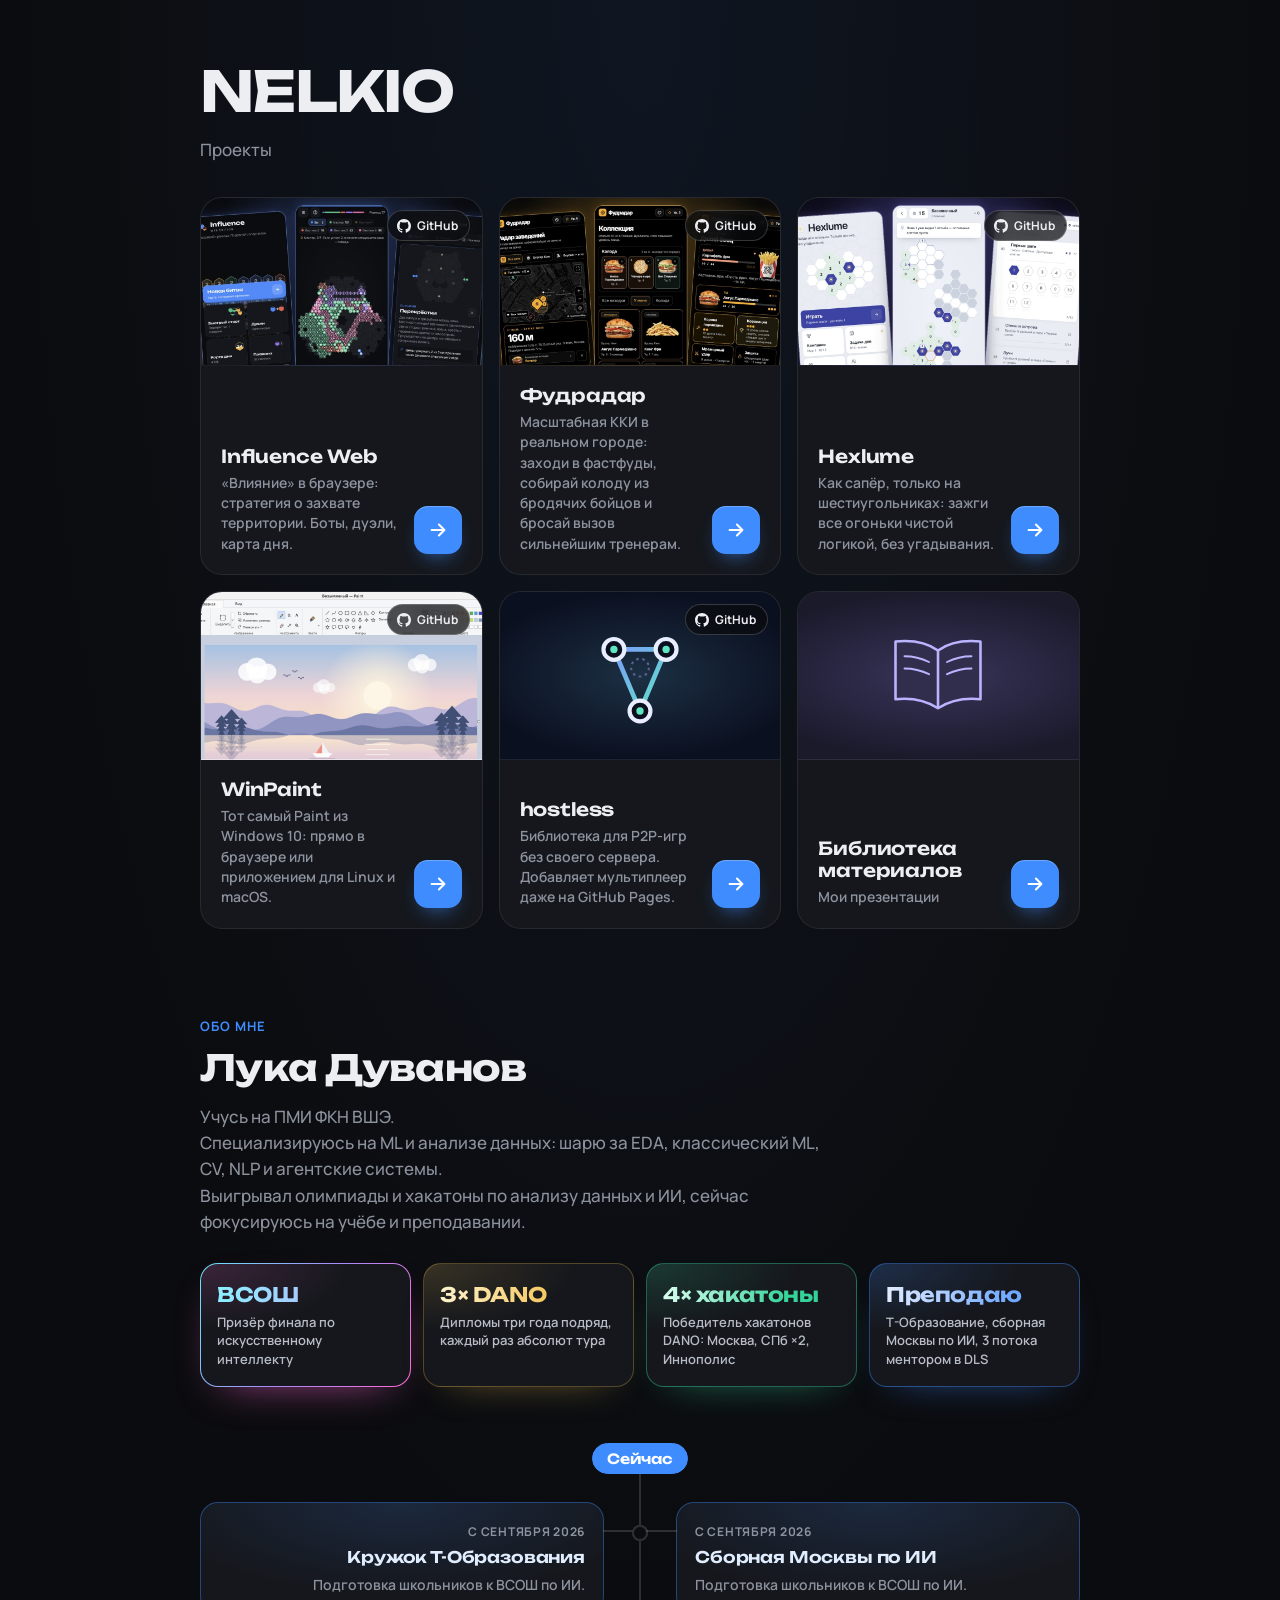
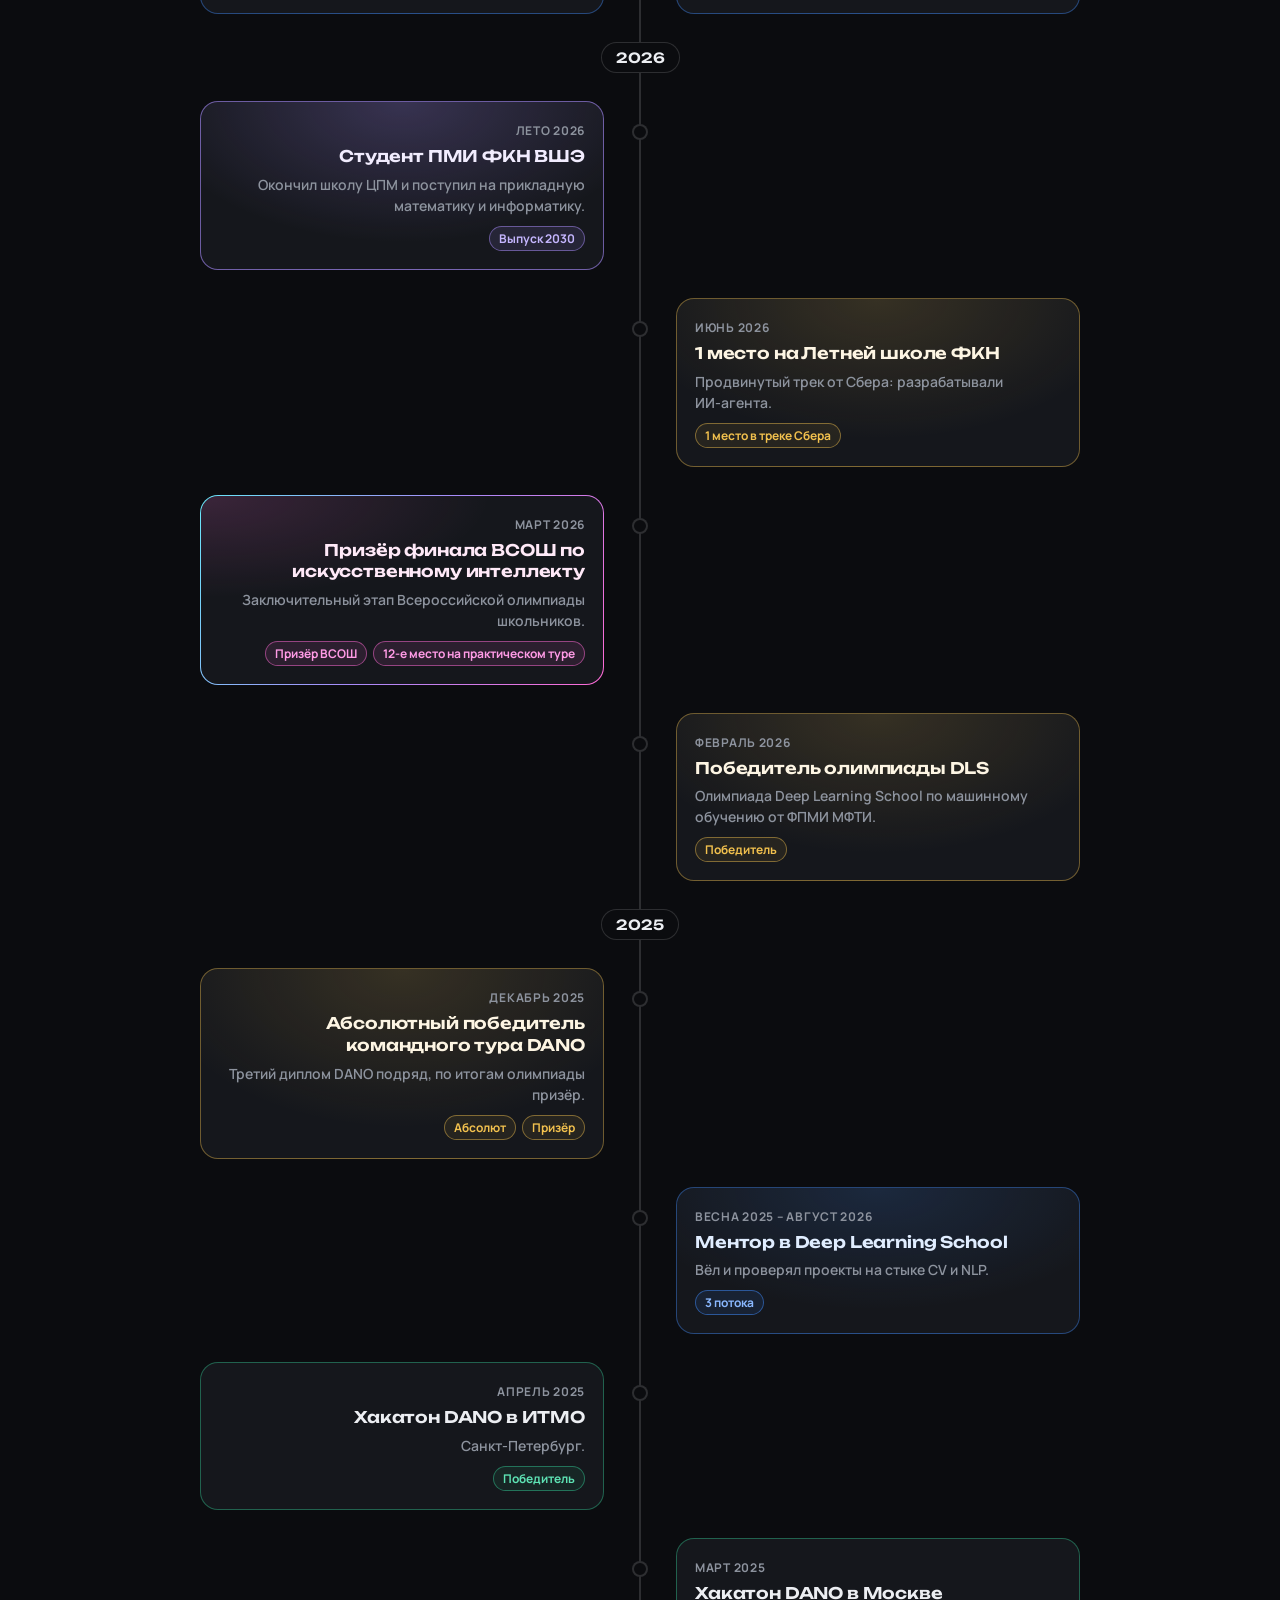
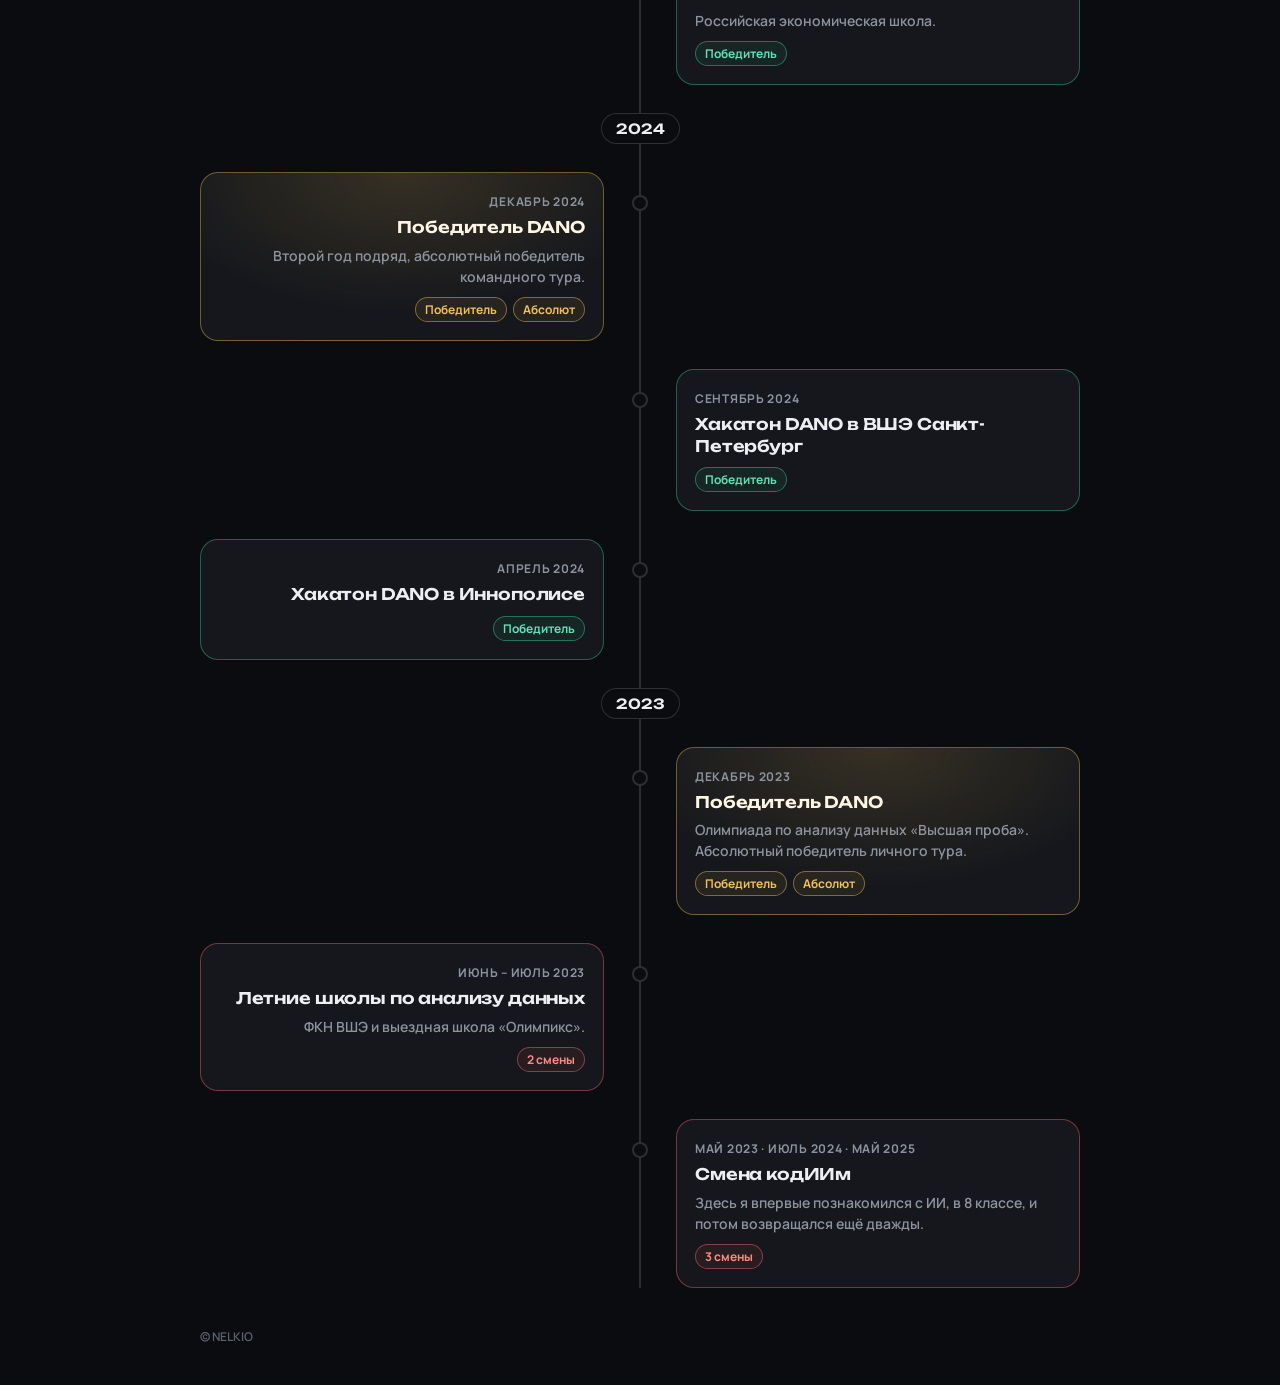
<file: index.html>
<!doctype html>
<html lang="ru">
  <head>
    <meta charset="UTF-8" />
    <meta name="viewport" content="width=device-width, initial-scale=1, viewport-fit=cover" />
    <title>Лука Дуванов (NELKIO) — ML, анализ данных и проекты</title>
    <meta name="description" content="Лука Дуванов (NELKIO), студент ПМИ ФКН ВШЭ: ML и анализ данных. Призёр ВСОШ по ИИ, трижды диплом DANO, победитель 4 хакатонов DANO. Проекты и игры." />
    <meta name="author" content="Лука Дуванов" />
    <link rel="canonical" href="https://nelkio.github.io/" />
    <meta property="og:type" content="profile" />
    <meta property="profile:first_name" content="Лука" />
    <meta property="profile:last_name" content="Дуванов" />
    <meta property="og:locale" content="ru_RU" />
    <meta property="og:site_name" content="NELKIO" />
    <meta property="og:title" content="Лука Дуванов (NELKIO) — ML, анализ данных и проекты" />
    <meta property="og:description" content="Студент ПМИ ФКН ВШЭ. Призёр ВСОШ по ИИ, трижды диплом DANO, победитель 4 хакатонов DANO. Проекты." />
    <meta property="og:url" content="https://nelkio.github.io/" />
    <meta property="og:image" content="https://nelkio.github.io/og.png" />
    <meta property="og:image:width" content="1200" />
    <meta property="og:image:height" content="630" />
    <meta property="og:image:alt" content="Лука Дуванов: ВСОШ, 3× DANO, 4× хакатоны, преподавание" />
    <meta name="twitter:card" content="summary_large_image" />
    <meta name="twitter:image" content="https://nelkio.github.io/og.png" />
    <meta name="google-site-verification" content="sBDF4QuI3c0VnsnnlpVagbPLyioW5jRaXDjcs0wuUSE" />
    <meta name="yandex-verification" content="b2a7fdac9ae3e78f" />
    <meta name="theme-color" content="#0b0c0f" />
    <link rel="icon" href="https://nelkio.github.io/influence-web/icon.svg" type="image/svg+xml" />
    <!-- tells search engines that this site and the GitHub profile belong to the same person -->
    <link rel="me" href="https://github.com/NELKIO" />
    <script type="application/ld+json">
      {
        "@context": "https://schema.org",
        "@type": "WebSite",
        "name": "NELKIO",
        "url": "https://nelkio.github.io/",
        "author": {
          "@type": "Person",
          "name": "Лука Дуванов",
          "alternateName": "NELKIO",
          "url": "https://nelkio.github.io/",
          "sameAs": ["https://github.com/NELKIO"],
          "description": "Студент ПМИ ФКН ВШЭ, ML и анализ данных",
          "affiliation": { "@type": "CollegeOrUniversity", "name": "НИУ ВШЭ, факультет компьютерных наук" },
          "knowsAbout": ["Машинное обучение", "Анализ данных", "Компьютерное зрение", "NLP", "Агентные системы"],
          "award": [
            "Призёр заключительного этапа ВСОШ по искусственному интеллекту, 2026",
            "Победитель олимпиады DANO (Высшая проба, анализ данных), 2023 и 2024",
            "Призёр олимпиады DANO, 2025",
            "Победитель олимпиады DLS, 2026"
          ]
        },
        "hasPart": [
          { "@type": "VideoGame", "name": "Influence Web", "url": "https://nelkio.github.io/influence-web/" },
          { "@type": "VideoGame", "name": "Фудрадар", "url": "https://nelkio.github.io/RU-Fast-Food-Locator-Game/" },
          { "@type": "VideoGame", "name": "Hexlume", "url": "https://nelkio.github.io/hexceed-web/" },
          { "@type": "WebApplication", "name": "WinPaint", "url": "https://nelkio.github.io/WinPaint/", "applicationCategory": "MultimediaApplication" }
        ]
      }
    </script>
    <script>
      document.documentElement.classList.add('js');
    </script>
    <link rel="preconnect" href="https://fonts.googleapis.com" />
    <link rel="preconnect" href="https://fonts.gstatic.com" crossorigin />
    <link href="https://fonts.googleapis.com/css2?family=Manrope:wght@500;600;700&family=Unbounded:wght@600;700&display=swap" rel="stylesheet" />
    <style>
      :root {
        --bg: #0b0c0f;
        --surface: #15171c;
        --surface-2: #1b1e24;
        --hair: rgba(255, 255, 255, 0.08);
        --hair-2: rgba(255, 255, 255, 0.14);
        --text: #eceef2;
        --muted: #8d939e;
        --blue: #3f8cff;
        color-scheme: dark;
      }

      * {
        box-sizing: border-box;
      }

      html,
      body {
        margin: 0;
        min-height: 100%;
        background: var(--bg);
        color: var(--text);
        font-family: 'Manrope', system-ui, -apple-system, 'Segoe UI', sans-serif;
        -webkit-font-smoothing: antialiased;
      }

      body {
        background:
          radial-gradient(70% 50% at 50% 0%, rgba(63, 140, 255, 0.08), transparent 70%),
          var(--bg);
      }

      main {
        max-width: 920px;
        margin: 0 auto;
        padding: calc(env(safe-area-inset-top, 0px) + 56px) 20px calc(env(safe-area-inset-bottom, 0px) + 40px);
      }

      header {
        margin-bottom: 36px;
      }

      h1 {
        font-family: 'Unbounded', 'Manrope', sans-serif;
        font-weight: 700;
        font-size: clamp(36px, 7vw, 56px);
        letter-spacing: -0.03em;
        margin: 0;
      }

      header p {
        margin: 12px 0 0;
        color: var(--muted);
        font-size: 17px;
        font-weight: 500;
      }

      .grid {
        display: grid;
        grid-template-columns: 1fr;
        gap: 16px;
      }

      @media (min-width: 600px) {
        .grid {
          grid-template-columns: 1fr 1fr;
        }
      }

      @media (min-width: 900px) {
        .grid {
          grid-template-columns: repeat(3, 1fr);
        }

        .grid .title {
          font-size: 18px;
        }
      }

      .card {
        position: relative;
        display: flex;
        flex-direction: column;
        min-height: 280px;
        border-radius: 22px;
        border: 1px solid var(--hair);
        background: var(--surface);
        color: inherit;
        text-decoration: none;
        overflow: hidden;
        transition: transform 0.15s, border-color 0.15s, background 0.15s;
      }

      .card:hover {
        transform: translateY(-2px);
        border-color: var(--hair-2);
        background: var(--surface-2);
      }

      .card:active {
        transform: scale(0.99);
      }

      .card:focus-visible {
        outline: 2px solid var(--blue);
        outline-offset: 3px;
      }

      .cover {
        height: 168px;
        background-size: cover;
        background-position: center;
        border-bottom: 1px solid var(--hair);
      }

      .body {
        display: flex;
        align-items: flex-end;
        justify-content: space-between;
        gap: 16px;
        padding: 18px 20px 20px;
        margin-top: auto;
      }

      .title {
        font-family: 'Unbounded', 'Manrope', sans-serif;
        font-weight: 600;
        font-size: 20px;
        letter-spacing: -0.01em;
      }

      .desc {
        margin-top: 6px;
        color: var(--muted);
        font-size: 14px;
        font-weight: 600;
        line-height: 1.45;
      }

      .go {
        flex: none;
        width: 48px;
        height: 48px;
        border-radius: 14px;
        display: grid;
        place-items: center;
        background: var(--blue);
        color: #fff;
        box-shadow: 0 1px 0 rgba(255, 255, 255, 0.25) inset, 0 10px 22px -12px var(--blue);
      }

      .go svg {
        width: 22px;
        height: 22px;
      }

      /* Cards with a separate GitHub button: the whole card links to the game, the button to its repo */
      .card .hit {
        position: absolute;
        inset: 0;
        z-index: 1;
        border-radius: inherit;
      }

      .card .hit:focus-visible {
        outline: 2px solid var(--blue);
        outline-offset: 3px;
      }

      .repo {
        position: absolute;
        top: 12px;
        right: 12px;
        z-index: 2;
        display: inline-flex;
        align-items: center;
        gap: 6px;
        padding: 6px 11px 6px 9px;
        border-radius: 999px;
        border: 1px solid rgba(255, 255, 255, 0.18);
        background: rgba(11, 12, 15, 0.72);
        -webkit-backdrop-filter: blur(8px);
        backdrop-filter: blur(8px);
        color: var(--text);
        font-size: 12px;
        font-weight: 700;
        text-decoration: none;
        transition: background 0.15s, border-color 0.15s;
      }

      .repo svg {
        width: 14px;
        height: 14px;
        fill: currentColor;
      }

      .repo:hover {
        background: rgba(11, 12, 15, 0.92);
        border-color: rgba(255, 255, 255, 0.35);
      }

      .repo:focus-visible {
        outline: 2px solid var(--blue);
        outline-offset: 2px;
      }

      /* About: intro, stats and a timeline with the line down the middle */
      .about {
        margin-top: 88px;
        --gold: #f2c14e;
        --holo: linear-gradient(120deg, #67e8f9, #a78bfa 50%, #ff6ad5);
      }

      .eyebrow {
        margin-bottom: 10px;
        color: var(--blue);
        font-size: 13px;
        font-weight: 700;
        letter-spacing: 0.08em;
        text-transform: uppercase;
      }

      .about h2 {
        font-family: 'Unbounded', 'Manrope', sans-serif;
        font-weight: 700;
        font-size: clamp(26px, 4.6vw, 36px);
        letter-spacing: -0.02em;
        margin: 0;
      }

      .lead {
        margin: 14px 0 0;
        max-width: 640px;
        color: var(--muted);
        font-size: 17px;
        font-weight: 500;
        line-height: 1.55;
      }

      .lead b {
        color: var(--text);
        font-weight: 700;
      }

      .stats {
        display: grid;
        grid-template-columns: minmax(0, 1fr);
        gap: 12px;
        margin: 28px 0 0;
        padding: 0;
        list-style: none;
      }

      @media (min-width: 360px) {
        .stats {
          grid-template-columns: repeat(2, minmax(0, 1fr));
        }
      }

      @media (min-width: 760px) {
        .stats {
          grid-template-columns: repeat(4, minmax(0, 1fr));
        }

        .stats strong {
          font-size: 22px;
          white-space: nowrap;
        }
      }

      .stats li {
        position: relative;
        padding: 18px 16px 18px;
        border-radius: 18px;
        border: 1px solid rgba(242, 193, 78, 0.28);
        background:
          radial-gradient(120% 90% at 0% 0%, rgba(242, 193, 78, 0.16), transparent 60%),
          var(--surface);
        box-shadow: 0 16px 40px -28px rgba(242, 193, 78, 0.6);
      }

      /* teaching tile in the same blue as teaching cards in the timeline */
      .stats li.teach {
        border-color: rgba(63, 140, 255, 0.4);
        background:
          radial-gradient(120% 90% at 0% 0%, rgba(63, 140, 255, 0.2), transparent 60%),
          var(--surface);
        box-shadow: 0 16px 40px -28px rgba(63, 140, 255, 0.7);
      }

      .stats li.teach strong {
        background-image: linear-gradient(100deg, #e3edff, #6fa8ff 70%);
      }

      .stats li.win {
        border-color: rgba(52, 211, 153, 0.4);
        background:
          radial-gradient(120% 90% at 0% 0%, rgba(52, 211, 153, 0.18), transparent 60%),
          var(--surface);
        box-shadow: 0 16px 40px -28px rgba(52, 211, 153, 0.7);
      }

      .stats li.win strong {
        background-image: linear-gradient(100deg, #dcfff1, #34d399 70%);
      }

      /* VSOSH stands out: iridescent border, tint and shimmering title */
      .stats li.vsosh,
      .item.vsosh {
        border-color: transparent;
        background:
          radial-gradient(120% 90% at 0% 0%, rgba(255, 106, 213, 0.16), transparent 60%) padding-box,
          linear-gradient(var(--surface), var(--surface)) padding-box,
          var(--holo) border-box;
      }

      .stats li.vsosh {
        box-shadow: 0 16px 44px -24px rgba(255, 106, 213, 0.75);
      }

      .stats li.vsosh strong {
        background-image: linear-gradient(100deg, #8bf0ff, #c4a1ff, #ff8ade, #8bf0ff);
        background-size: 300% 100%;
        animation: shimmer 6s linear infinite;
      }

      @keyframes shimmer {
        to {
          background-position: 300% 0;
        }
      }

      .stats strong {
        display: block;
        font-family: 'Unbounded', 'Manrope', sans-serif;
        font-weight: 700;
        font-size: 20px;
        letter-spacing: -0.02em;
        background: linear-gradient(100deg, #fff3cf, var(--gold) 70%);
        -webkit-background-clip: text;
        background-clip: text;
        color: transparent;
      }

      .stats li > span {
        display: block;
        margin-top: 6px;
        color: #b7bcc6;
        font-size: 13px;
        font-weight: 600;
        line-height: 1.4;
      }

      .tl {
        position: relative;
        margin: 56px 0 0;
        padding: 0;
        list-style: none;
      }

      .tl-line,
      .tl-fill {
        position: absolute;
        top: 0;
        left: 50%;
        width: 2px;
        transform: translateX(-50%);
        border-radius: 2px;
      }

      .tl-line {
        bottom: 0;
        background: var(--hair-2);
      }

      .tl-fill {
        height: 0;
        background: linear-gradient(var(--blue), #8ab8ff);
        box-shadow: 0 0 14px rgba(63, 140, 255, 0.55);
      }

      .year {
        position: relative;
        display: flex;
        justify-content: center;
        margin: 8px 0 28px;
      }

      .year span {
        padding: 6px 14px;
        border-radius: 999px;
        border: 1px solid var(--hair-2);
        background: var(--bg);
        font-family: 'Unbounded', 'Manrope', sans-serif;
        font-weight: 600;
        font-size: 14px;
      }

      .year.now span {
        border-color: var(--blue);
        color: #fff;
        background: var(--blue);
      }

      .item {
        position: relative;
        width: calc(50% - 36px);
        margin-bottom: 28px;
        padding: 16px 18px 18px;
        border-radius: 18px;
        border: 1px solid var(--hair);
        background: var(--surface);
      }

      .item.r {
        margin-left: auto;
      }

      .item:last-child {
        margin-bottom: 0;
      }

      /* accent cards: gold for major wins, green for hackathons, blue for teaching, violet for study */
      .item.top {
        --acc: var(--gold);
        --acc-rgb: 242, 193, 78;
      }

      .item.win {
        --acc: #34d399;
        --acc-rgb: 52, 211, 153;
      }

      .item.camp {
        --acc: #ff6b6b;
        --acc-rgb: 255, 107, 107;
      }

      .item.teach {
        --acc: var(--blue);
        --acc-rgb: 63, 140, 255;
      }

      .item.study {
        --acc: #a78bfa;
        --acc-rgb: 167, 139, 250;
      }

      .item.top,
      .item.teach,
      .item.study {
        border-color: rgba(var(--acc-rgb), 0.4);
        background:
          radial-gradient(90% 120% at 50% 0%, rgba(var(--acc-rgb), 0.15), transparent 70%),
          var(--surface);
      }

      .item.win,
      .item.camp {
        border-color: rgba(var(--acc-rgb), 0.4);
      }

      .item.top h3,
      .item.teach h3,
      .item.study h3 {
        color: color-mix(in srgb, var(--acc) 16%, #fff);
      }

      /* two branches at the same moment: one dot, a stem to each card */
      .pair {
        position: relative;
        display: flex;
        justify-content: space-between;
        align-items: flex-start;
        margin-bottom: 28px;
      }

      .pair .item {
        margin: 0;
      }

      .pair .item::after {
        content: '';
        position: absolute;
        top: 27px;
        width: 31px;
        height: 2px;
        background: var(--hair-2);
        transition: background 0.3s;
      }

      .pair .item.l::after {
        right: -31px;
      }

      .pair .item.r::after {
        left: -31px;
      }

      .pair .item.on::after {
        background: var(--blue);
      }

      .item.l {
        text-align: right;
      }

      .item::before {
        content: '';
        position: absolute;
        top: 22px;
        width: 12px;
        height: 12px;
        border-radius: 50%;
        background: var(--bg);
        border: 2px solid var(--hair-2);
        transition: border-color 0.3s, background 0.3s, box-shadow 0.3s;
      }

      .item.l::before {
        right: -45px;
      }

      .item.r::before {
        left: -45px;
      }

      .item.on::before {
        border-color: var(--blue);
        background: var(--blue);
        box-shadow: 0 0 0 4px rgba(63, 140, 255, 0.18);
      }

      .item.top.on::before,
      .item.win.on::before,
      .item.camp.on::before,
      .item.teach.on::before,
      .item.study.on::before {
        border-color: var(--acc);
        background: var(--acc);
        box-shadow: 0 0 0 4px rgba(var(--acc-rgb), 0.18), 0 0 16px rgba(var(--acc-rgb), 0.5);
      }

      .item time {
        color: var(--muted);
        font-size: 12px;
        font-weight: 700;
        letter-spacing: 0.06em;
        text-transform: uppercase;
      }

      .item h3 {
        margin: 6px 0 0;
        font-family: 'Unbounded', 'Manrope', sans-serif;
        font-weight: 600;
        font-size: 16px;
        line-height: 1.35;
        letter-spacing: -0.01em;
      }

      .item p {
        margin: 6px 0 0;
        color: var(--muted);
        font-size: 14px;
        font-weight: 600;
        line-height: 1.5;
      }

      .tags {
        display: flex;
        flex-wrap: wrap;
        gap: 6px;
        margin-top: 10px;
      }

      .item.l .tags {
        justify-content: flex-end;
      }

      .tag {
        padding: 3px 9px;
        border-radius: 999px;
        border: 1px solid var(--hair-2);
        font-size: 12px;
        font-weight: 700;
        color: var(--text);
      }

      .tag.gold {
        border-color: rgba(242, 193, 78, 0.45);
        color: var(--gold);
        background: rgba(242, 193, 78, 0.08);
      }

      .tag.blue {
        border-color: rgba(63, 140, 255, 0.5);
        color: #8ab8ff;
        background: rgba(63, 140, 255, 0.1);
      }

      .item.vsosh h3 {
        color: #ffe9f8;
      }

      .item.vsosh.on::before {
        border-color: #ff6ad5;
        background: var(--holo);
        box-shadow: 0 0 0 4px rgba(255, 106, 213, 0.2), 0 0 18px rgba(255, 106, 213, 0.6);
      }

      .tag.holo {
        border-color: rgba(255, 106, 213, 0.5);
        color: #ff9be6;
        background: rgba(255, 106, 213, 0.1);
      }

      .item.study {
        border-color: rgba(var(--acc-rgb), 0.6);
        background:
          radial-gradient(90% 120% at 50% 0%, rgba(var(--acc-rgb), 0.24), transparent 70%),
          var(--surface);
      }

      .tag.violet {
        border-color: rgba(167, 139, 250, 0.5);
        color: #c4b5fd;
        background: rgba(167, 139, 250, 0.12);
      }

      .tag.green {
        border-color: rgba(52, 211, 153, 0.45);
        color: #5ee3b4;
        background: rgba(52, 211, 153, 0.08);
      }

      .tag.red {
        border-color: rgba(255, 107, 107, 0.45);
        color: #ff8a80;
        background: rgba(255, 107, 107, 0.08);
      }

      /* hidden only when JS is there to reveal it */
      .js .item {
        opacity: 0;
        transform: translateY(18px);
        transition: opacity 0.5s, transform 0.5s;
      }

      .js .item.in {
        opacity: 1;
        transform: none;
      }

      @media (max-width: 759px) {
        .tl-line,
        .tl-fill {
          left: 7px;
        }

        .year {
          justify-content: flex-start;
          margin-left: 0;
        }

        .item,
        .item.l,
        .item.r {
          width: auto;
          margin-left: 32px;
          text-align: left;
        }

        .item.l::before,
        .item.r::before {
          left: -34px;
          right: auto;
        }

        .item.l .tags {
          justify-content: flex-start;
        }

        .pair {
          flex-direction: column;
          gap: 28px;
          align-items: stretch;
        }

        .pair .item,
        .pair .item.r {
          margin-left: 32px;
        }

        .pair .item::after {
          display: none;
        }
      }

      @media (prefers-reduced-motion: reduce) {
        .js .item {
          opacity: 1;
          transform: none;
          transition: none;
        }

        .stats li.vsosh strong {
          animation: none;
        }
      }

      /* keeps hyphenated words whole without a non-breaking hyphen, so search sees a normal "-" */
      .nw {
        white-space: nowrap;
      }

      footer {
        margin-top: 40px;
        color: #5c626d;
        font-size: 12px;
        font-weight: 600;
      }
    </style>
  </head>
  <body>
    <main>
      <header>
        <h1>NELKIO</h1>
        <p>Проекты</p>
      </header>
      <div class="grid" id="grid"></div>

      <section class="about" id="about">
        <div class="eyebrow">Обо мне</div>
        <h2>Лука Дуванов</h2>
        <p class="lead">
          Учусь на ПМИ ФКН ВШЭ.<br />
          Специализируюсь на ML и анализе данных: шарю за EDA, классический ML, CV, NLP и агентские системы.<br />
          Выигрывал олимпиады и хакатоны по анализу данных и ИИ, сейчас фокусируюсь на учёбе и преподавании.
        </p>

        <ul class="stats">
          <li class="vsosh"><strong>ВСОШ</strong><span>Призёр финала по искусственному интеллекту</span></li>
          <li><strong>3×&nbsp;DANO</strong><span>Дипломы три года подряд, каждый раз абсолют тура</span></li>
          <li class="win"><strong>4× хакатоны</strong><span>Победитель хакатонов DANO: Москва, СПб&nbsp;×2, Иннополис</span></li>
          <li class="teach"><strong>Преподаю</strong><span><span class="nw">Т-Образование</span>, сборная Москвы по ИИ, 3 потока ментором в DLS</span></li>
        </ul>

        <ol class="tl" id="tl">
          <li class="tl-line" aria-hidden="true"></li>
          <li class="tl-fill" aria-hidden="true"></li>

          <li class="year now"><span>Сейчас</span></li>
          <li class="pair">
            <div class="item l teach">
              <time>С сентября 2026</time>
              <h3>Кружок <span class="nw">Т-Образования</span></h3>
              <p>Подготовка школьников к ВСОШ по ИИ.</p>
            </div>
            <div class="item r teach">
              <time>С сентября 2026</time>
              <h3>Сборная Москвы по ИИ</h3>
              <p>Подготовка школьников к ВСОШ по ИИ.</p>
            </div>
          </li>

          <li class="year"><span>2026</span></li>
          <li class="item l study">
            <time>Лето 2026</time>
            <h3>Студент ПМИ ФКН ВШЭ</h3>
            <p>Окончил школу ЦПМ и поступил на прикладную математику и информатику.</p>
            <div class="tags"><span class="tag violet">Выпуск 2030</span></div>
          </li>
          <li class="item r top">
            <time>Июнь 2026</time>
            <h3>1 место на Летней школе ФКН</h3>
            <p>Продвинутый трек от Сбера: разрабатывали <span class="nw">ИИ-агента</span>.</p>
            <div class="tags"><span class="tag gold">1 место в треке Сбера</span></div>
          </li>
          <li class="item l vsosh">
            <time>Март 2026</time>
            <h3>Призёр финала ВСОШ по искусственному интеллекту</h3>
            <p>Заключительный этап Всероссийской олимпиады школьников.</p>
            <div class="tags"><span class="tag holo">Призёр ВСОШ</span><span class="tag holo">12-е место на практическом туре</span></div>
          </li>
          <li class="item r top">
            <time>Февраль 2026</time>
            <h3>Победитель олимпиады DLS</h3>
            <p>Олимпиада Deep Learning School по машинному обучению от ФПМИ МФТИ.</p>
            <div class="tags"><span class="tag gold">Победитель</span></div>
          </li>

          <li class="year"><span>2025</span></li>
          <li class="item l top">
            <time>Декабрь 2025</time>
            <h3>Абсолютный победитель командного тура DANO</h3>
            <p>Третий диплом DANO подряд, по итогам олимпиады призёр.</p>
            <div class="tags"><span class="tag gold">Абсолют</span><span class="tag gold">Призёр</span></div>
          </li>
          <li class="item r teach">
            <time>Весна 2025 – август 2026</time>
            <h3>Ментор в Deep Learning School</h3>
            <p>Вёл и проверял проекты на стыке CV и NLP.</p>
            <div class="tags"><span class="tag blue">3 потока</span></div>
          </li>
          <li class="item l win">
            <time>Апрель 2025</time>
            <h3>Хакатон DANO в ИТМО</h3>
            <p>Санкт-Петербург.</p>
            <div class="tags"><span class="tag green">Победитель</span></div>
          </li>
          <li class="item r win">
            <time>Март 2025</time>
            <h3>Хакатон DANO в Москве</h3>
            <p>Российская экономическая школа.</p>
            <div class="tags"><span class="tag green">Победитель</span></div>
          </li>

          <li class="year"><span>2024</span></li>
          <li class="item l top">
            <time>Декабрь 2024</time>
            <h3>Победитель DANO</h3>
            <p>Второй год подряд, абсолютный победитель командного тура.</p>
            <div class="tags"><span class="tag gold">Победитель</span><span class="tag gold">Абсолют</span></div>
          </li>
          <li class="item r win">
            <time>Сентябрь 2024</time>
            <h3>Хакатон DANO в ВШЭ Санкт-Петербург</h3>
            <div class="tags"><span class="tag green">Победитель</span></div>
          </li>
          <li class="item l win">
            <time>Апрель 2024</time>
            <h3>Хакатон DANO в Иннополисе</h3>
            <div class="tags"><span class="tag green">Победитель</span></div>
          </li>

          <li class="year"><span>2023</span></li>
          <li class="item r top">
            <time>Декабрь 2023</time>
            <h3>Победитель DANO</h3>
            <p>Олимпиада по анализу данных «Высшая проба». Абсолютный победитель личного тура.</p>
            <div class="tags"><span class="tag gold">Победитель</span><span class="tag gold">Абсолют</span></div>
          </li>
          <li class="item l camp">
            <time>Июнь – июль 2023</time>
            <h3>Летние школы по анализу данных</h3>
            <p>ФКН ВШЭ и выездная школа «Олимпикс».</p>
            <div class="tags"><span class="tag red">2 смены</span></div>
          </li>
          <li class="item r camp">
            <time>Май 2023 · Июль 2024 · Май 2025</time>
            <h3>Смена кодИИм</h3>
            <p>Здесь я впервые познакомился с ИИ, в 8 классе, и потом возвращался ещё дважды.</p>
            <div class="tags"><span class="tag red">3 смены</span></div>
          </li>
        </ol>
      </section>

      <footer>© NELKIO</footer>
    </main>

    <script>
      // Projects appear in this order.
      const PROJECTS = [
        {
          title: 'Influence Web',
          desc: '«Влияние» в браузере: стратегия о захвате территории. Боты, дуэли, карта дня.',
          url: 'https://nelkio.github.io/influence-web/',
          repo: 'https://github.com/NELKIO/influence-web',
          cover: 'covers/influence.jpg',
          pos: 'center top',
        },
        {
          title: 'Фудрадар',
          desc: 'Масштабная ККИ в реальном городе: заходи в фастфуды, собирай колоду из бродячих бойцов и бросай вызов сильнейшим тренерам.',
          url: 'https://nelkio.github.io/RU-Fast-Food-Locator-Game/',
          repo: 'https://github.com/NELKIO/RU-Fast-Food-Locator-Game',
          cover: 'covers/fudradar.jpg',
          pos: 'center top', // game collages: phones bleed off the bottom edge, so wide cards crop from below
        },
        {
          title: 'Hexlume',
          desc: 'Как сапёр, только на шестиугольниках: зажги все огоньки чистой логикой, без угадывания.',
          url: 'https://nelkio.github.io/hexceed-web/',
          repo: 'https://github.com/NELKIO/hexceed-web',
          cover: 'covers/hexlume.jpg',
          pos: 'center top',
        },
        {
          title: 'WinPaint',
          desc: 'Тот самый Paint из Windows 10: прямо в браузере или приложением для Linux и macOS.',
          url: 'https://nelkio.github.io/WinPaint/',
          repo: 'https://github.com/NELKIO/WinPaint',
          cover: 'covers/winpaint.jpg',
          pos: 'center top', // keep the ribbon in view
        },
        {
          title: 'hostless',
          desc: 'Библиотека для P2P-игр без своего сервера. Добавляет мультиплеер даже на GitHub Pages.',
          url: 'https://nelkio.github.io/hostless/',
          repo: 'https://github.com/NELKIO/hostless',
          cover: 'covers/hostless.svg',
        },
        {
          title: 'Библиотека материалов',
          desc: 'Мои презентации',
          url: 'https://github.com/NELKIO/presentations',
          cover: 'covers/materials.svg',
        },
      ];

      const arrow =
        '<svg viewBox="0 0 24 24" fill="none" stroke="currentColor" stroke-width="2.2" stroke-linecap="round" stroke-linejoin="round"><path d="M5 12h14M13 6l6 6-6 6"/></svg>';
      const githubMark =
        '<svg viewBox="0 0 16 16" aria-hidden="true"><path d="M8 0C3.58 0 0 3.58 0 8c0 3.54 2.29 6.53 5.47 7.59.4.07.55-.17.55-.38 0-.19-.01-.82-.01-1.49-2.01.37-2.53-.49-2.69-.94-.09-.23-.48-.94-.82-1.13-.28-.15-.68-.52-.01-.53.63-.01 1.08.58 1.23.82.72 1.21 1.87.87 2.33.66.07-.52.28-.87.51-1.07-1.78-.2-3.64-.89-3.64-3.95 0-.87.31-1.59.82-2.15-.08-.2-.36-1.02.08-2.12 0 0 .67-.21 2.2.82.64-.18 1.32-.27 2-.27.68 0 1.36.09 2 .27 1.53-1.04 2.2-.82 2.2-.82.44 1.1.16 1.92.08 2.12.51.56.82 1.27.82 2.15 0 3.07-1.87 3.75-3.65 3.95.29.25.54.73.54 1.48 0 1.07-.01 1.93-.01 2.2 0 .21.15.46.55.38A8.013 8.013 0 0016 8c0-4.42-3.58-8-8-8z"/></svg>';

      const esc = (s) => s.replace(/[&<>"]/g, (c) => ({ '&': '&amp;', '<': '&lt;', '>': '&gt;', '"': '&quot;' })[c]);
      const card = (p) => {
        const cover = `<div class="cover" style="background-image:url('${esc(p.cover)}');background-position:${p.pos || 'center'}"></div>`;
        const inner = `${cover}<div class="body"><div><div class="title">${esc(p.title)}</div>${p.desc ? `<div class="desc">${esc(p.desc)}</div>` : ''}</div><span class="go">${arrow}</span></div>`;
        if (!p.repo) return `<a class="card" href="${esc(p.url)}">${inner}</a>`;
        // Links can't nest: the whole card is covered by one link (.hit), the small GitHub button sits above it.
        return `<div class="card">${inner}<a class="hit" href="${esc(p.url)}" aria-label="${esc(p.title)}"></a><a class="repo" href="${esc(p.repo)}" aria-label="${esc(p.title)}: код на GitHub">${githubMark}GitHub</a></div>`;
      };

      document.getElementById('grid').innerHTML = PROJECTS.map(card).join('');

      // Timeline: cards fade in, the line fills up to the reading point, dots light up as it passes them.
      const tl = document.getElementById('tl');
      const fill = tl.querySelector('.tl-fill');
      const items = [...tl.querySelectorAll('.item')];

      const io = new IntersectionObserver(
        (entries) =>
          entries.forEach((e) => {
            if (e.isIntersecting) {
              e.target.classList.add('in');
              io.unobserve(e.target);
            }
          }),
        { rootMargin: '0px 0px -10% 0px' },
      );
      items.forEach((el) => io.observe(el));

      let ticking = false;
      const update = () => {
        ticking = false;
        // at the very bottom the last cards can't reach the reading point, so fill the rest
        const atEnd = innerHeight + scrollY >= document.documentElement.scrollHeight - 2;
        const mark = atEnd ? innerHeight : innerHeight * 0.6;
        const box = tl.getBoundingClientRect();
        fill.style.height = Math.max(0, Math.min(box.height, mark - box.top)) + 'px';
        items.forEach((el) => el.classList.toggle('on', el.getBoundingClientRect().top + 28 < mark));
      };
      const onScroll = () => {
        if (!ticking) {
          ticking = true;
          requestAnimationFrame(update);
        }
      };
      addEventListener('scroll', onScroll, { passive: true });
      addEventListener('resize', onScroll);
      update();
    </script>
    <noscript>
      <p style="padding: 0 20px">
        <a href="https://nelkio.github.io/influence-web/">Influence Web</a> ·
        <a href="https://nelkio.github.io/RU-Fast-Food-Locator-Game/">Фудрадар</a> ·
        <a href="https://nelkio.github.io/hexceed-web/">Hexlume</a> ·
        <a href="https://nelkio.github.io/WinPaint/">WinPaint</a> ·
        <a href="https://nelkio.github.io/hostless/">hostless</a> ·
        <a href="https://github.com/NELKIO/presentations">Библиотека материалов</a>
      </p>
    </noscript>
  </body>
</html>
</file>
